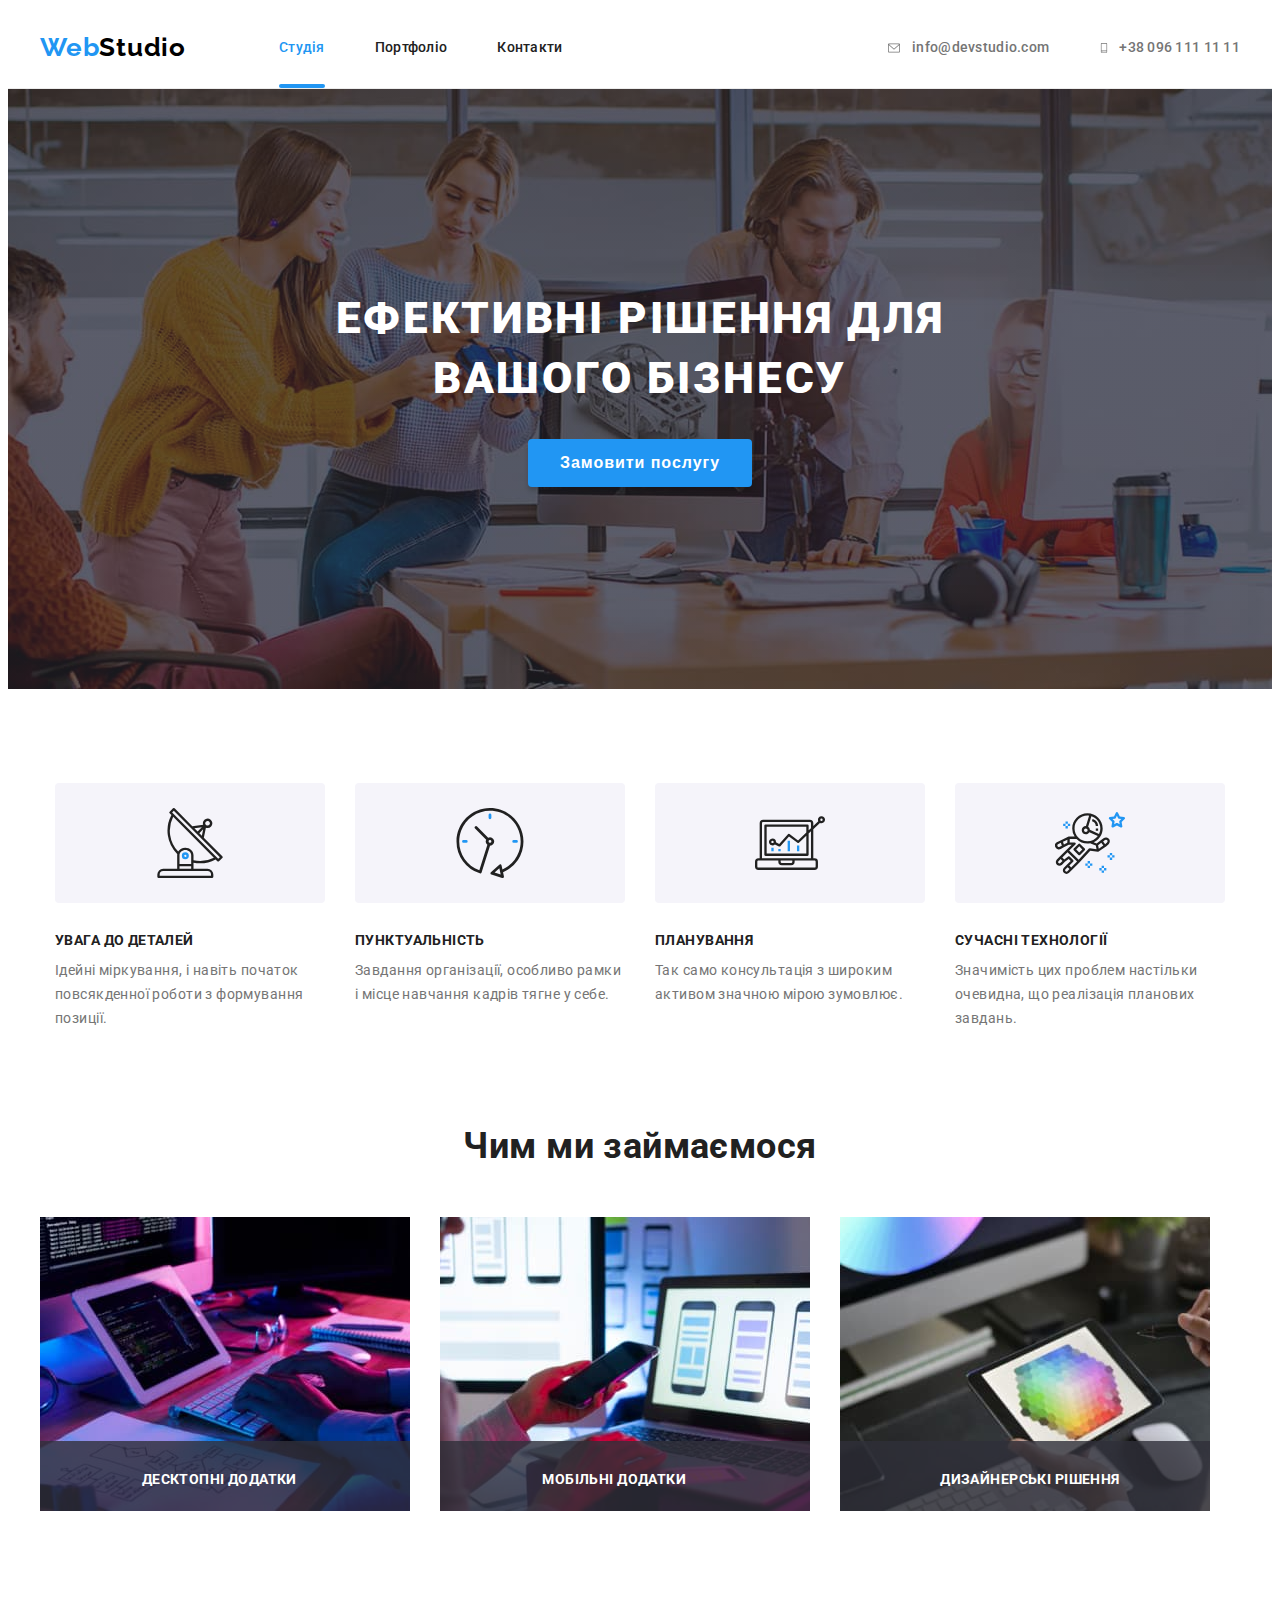
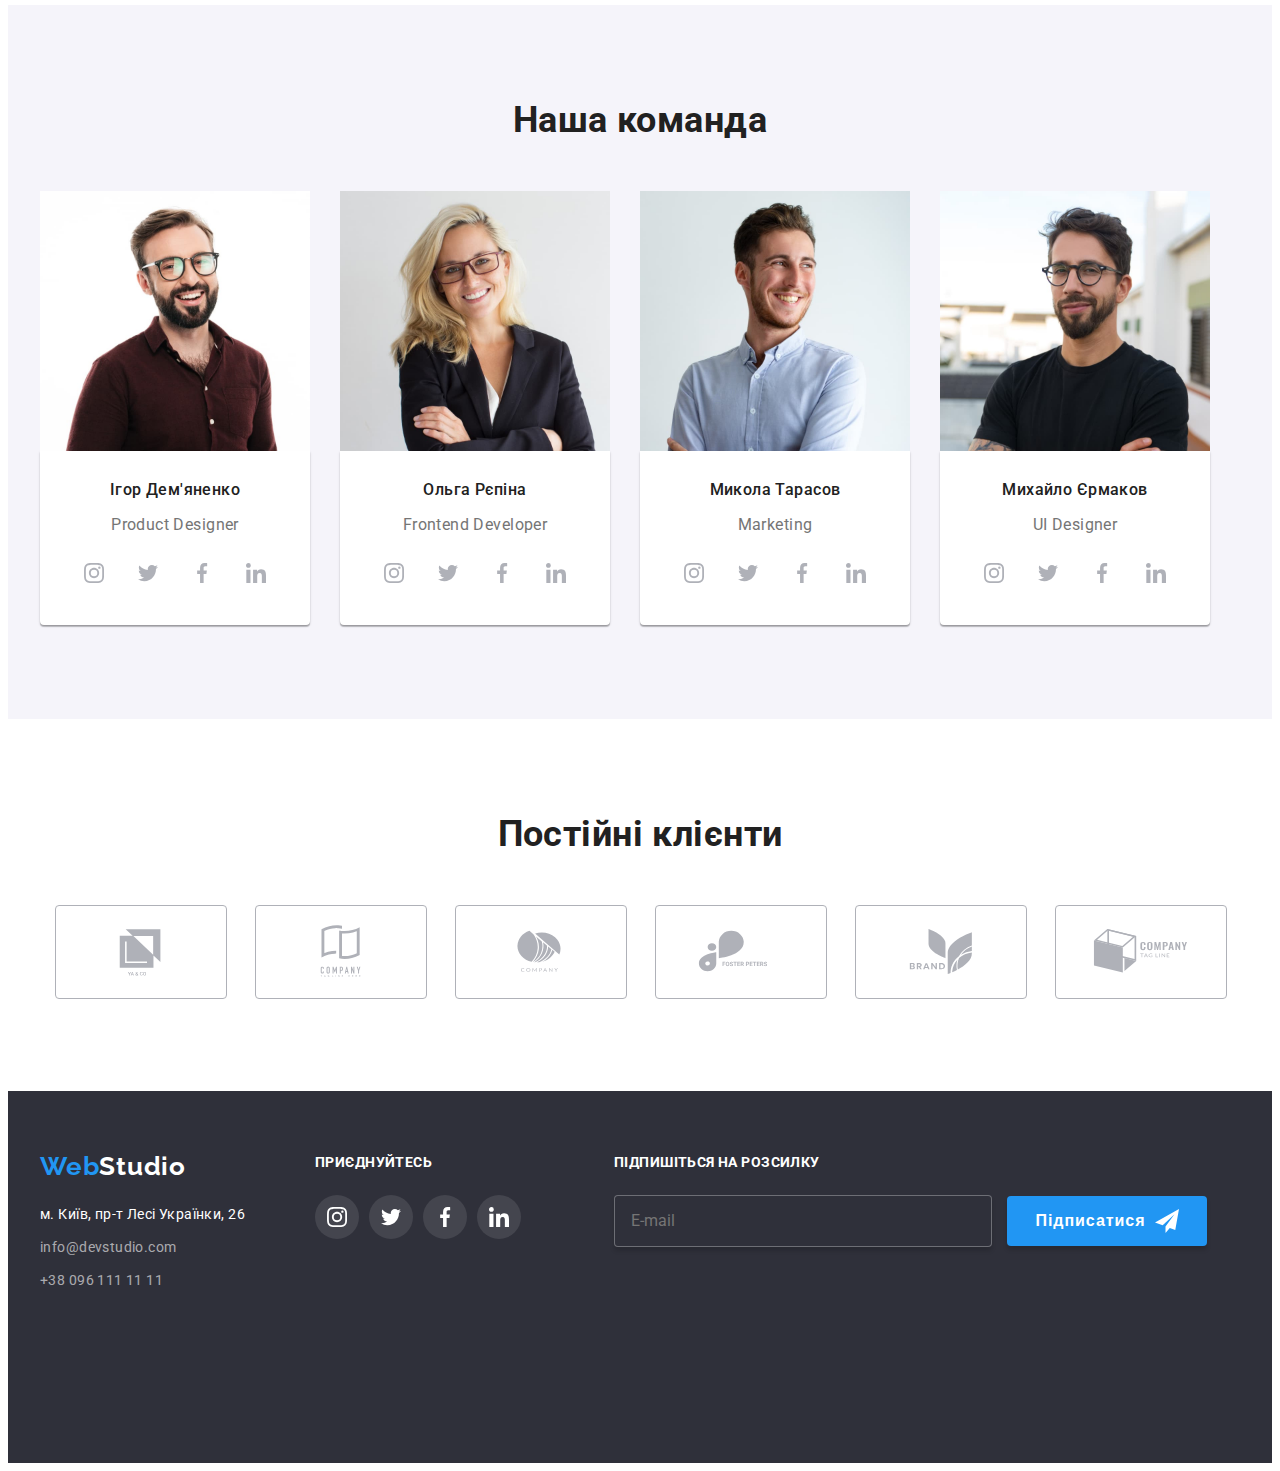
<file: index.html>
<!DOCTYPE html>
<html lang="uk">

<head>
    <meta charset="UTF-8">
    <meta http-equiv="X-UA-Compatible" content="IE=edge">
    <meta name="viewport" content="width=device-width, initial-scale=1.0">
    <title>Document</title>
    <link rel="preconnect" href="https://fonts.googleapis.com">
<link rel="preconnect" href="https://fonts.gstatic.com" crossorigin>
<link href="https://fonts.googleapis.com/css2?family=Raleway:wght@700&family=Roboto:wght@400;500;700;900&display=swap" rel="stylesheet">
 <link rel="stylesheet" href="https://cdnjs.cloudflare.com/ajax/libs/modern-normalize/1.1.0/modern-normalize.min.css" integrity="sha512-wpPYUAdjBVSE4KJnH1VR1HeZfpl1ub8YT/NKx4PuQ5NmX2tKuGu6U/JRp5y+Y8XG2tV+wKQpNHVUX03MfMFn9Q==" crossorigin="anonymous" referrerpolicy="no-referrer"/>   
<link rel="stylesheet" href="./css/styles.css"/>
</head>

<body>

    <!--Шапка сайта-->
    
    <header class="page-header">
        <div class="container main-nav">
        <nav class="main-nav">
            <a href="./index.html" class="logo">
                <span class="accent">Web</span>Studio
            </a>

            <ul class="site-nav list">
                <li class="item"> <a href="./index.html" class="link current">Студія</a></li>
                <li class="item"> <a href="./portfolio.html" class="link">Портфоліо</a></li>
                <li class="item"> <a href="#" class="link">Контакти</a></li>
            </ul>
        </nav>
        


        <ul class="auth-nav list">
            <li class="item auth-nav-item">
                <a href="mailto:info@devstudio.com" class="auth-nav-item link">
                <svg class="auth-nav-icon" width="16px" height="12px">
                <use class="icon" href="./image/icons.svg#icon-envelope"></use>
            </svg>info@devstudio.com</a></li>
            
            <li class="item auth-nav-item">
                <a href="tel:+380961111111" class="link">
                    <svg class="auth-nav-icon" width="10px" height="16px">
                    <use href="./image/icons.svg#icon-smartphone"></use>
            </svg> +38 096 111 11 11</a></li>
                
        </ul>
    </div>
    </header>


    <main>
        <!--Герой-->
        <div class="overlay">
        <section class="hero">
            <div class="container">
            <h1 class="hero-title">Ефективні рішення для вашого бізнесу</h1>
            <button data-modal-open type="button" name="button" class="hero-btn">Замовити послугу</button>
           </div>
        </section>
    </div>

        <!--Особливості роботи-->
        <section class="feature section">
        <div class="container">
             <h2 class="section-title title-hidden">Особливості</h2>
             <ul class="feature-list list">
                <li class="feature-item">
                    <div class="feature-icon">
                    <svg class="feature-link" width="70px" height="70px">
                        <use   href="./image/icons.svg#icon-antenna"></use>
                </svg> </div>
                    <h3 class="feature-title">УВАГА ДО ДЕТАЛЕЙ</h3>
                    <p class="feature-text">Ідейні міркування, і навіть початок повсякденної роботи з формування позиції.</p>
                </li>
                <li class="feature-item">
                    <div class="feature-icon">
                    <svg class="feature-link" width="70px" height="70px">
                        <use  href="./image/icons.svg#icon-clock"></use>
                </svg> </div>
                    <h3 class="feature-title">ПУНКТУАЛЬНІСТЬ</h3>
                    <p class="feature-text">Завдання організації, особливо рамки і місце навчання кадрів тягне у себе.</p>
                </li>
                <li class="feature-item">
                    <div class="feature-icon">
                    <svg class="feature-link" width="70px" height="70px">
                        <use  href="./image/icons.svg#icon-diagram"></use>
                </svg> </div>
                    <h3 class="feature-title">ПЛАНУВАННЯ</h3>
                    <p class="feature-text"> Так само консультація з широким активом значною мірою зумовлює.</p>
                </li>
                <li class="feature-item">
                    <div class="feature-icon">
                    <svg class="feature-link" width="70px" height="70px">
                        <use  href="./image/icons.svg#icon-astronaut"></use>
                </svg> </div>
                    <h3 class="feature-title">СУЧАСНІ ТЕХНОЛОГІЇ</h3>
                    <p class="feature-text">Значимість цих проблем настільки очевидна, що реалізація планових завдань.</p>
                </li>
            </ul>
         </div>
</section>

        <!--Приклади роботи-->
        <section class="work section">
            <div class="container">
                <h2 class="section-title">Чим ми займаємося</h2>
            <ul class="work-list list">
                <li class="work-item">
                    <div class="label-thumb">
                        <img class="work-img" src="./image/box-1.jpg" alt="Робоче місце" width="370"/>
                        <div class="label-actions">
                            <p class="label-text">Десктопні додатки</p>
                        </div>
                    </div>
                </li>
                <li class="work-item">
                    <div class="label-thumb">
                        <img class="work-img" src="./image/box-2.jpg" alt="Ноутбук" width="370"/>
                        <div class="label-actions">
                            <p class="label-text">Мобільні додатки</p>
                        </div>
                    </div>
                </li>
                <li class="work-item">
                    <div class="label-thumb">
                        <img class="work-img" src="./image/box-3.jpg" alt="Планшет" width="370"/>
                        <div class="label-actions">
                            <p class="label-text">Дизайнерські рішення</p>
                        </div>
                    </div>
                </li>
            </ul>
        </div>
    </section>
   

        <!--Команда-->
        <section class="team section">
        <div class="container">
                    <h2 class="section-title">Наша команда</h2>
            <ul class="team-list list">
                <li class="team-item">
                    <img class="team-img" src="./image/team-card-1.jpg" alt="Ігор Дем'яненко" width="270"/>
                    <div class="team-card">
                    <h3 class="team-title">Ігор Дем'яненко</h3>
                    <p class="team-profession">Product Designer</p>
                      <ul class="team-list-icon list">
                            <li class="team-item-icon">
                            <a href="" class="team-link link"><svg class="team-icon" width="20px" height="20px">
                                <use href="./image/icons.svg#icon-instagram"></use>
                            </svg></a></li>
                            <li class="team-item-icon">
                            <a href="" class="team-link link"><svg class="team-icon" width="20px" height="20px">
                                <use href="./image/icons.svg#icon-twitter"></use>
                            </svg></a></li>
                            <li class="team-item-icon">
                            <a href="" class="team-link link"><svg class="team-icon" width="20px" height="20px">
                                <use href="./image/icons.svg#icon-facebook"></use>
                            </svg></a></li>
                            <li class="team-item-icon">
                            <a href="" class="team-link link"><svg class="team-icon" width="20px" height="20px">
                                <use href="./image/icons.svg#icon-linkedin"></use>
                            </svg></a></li>
                    </ul>
                    
                    
                    
                </div>
                </li>
                <li class="team-item">
                    <img class="team-img" src="./image/team-card-2.jpg" alt="Ольга Рєпіна" width="270"/>
                    <div class="team-card">
                    <h3 class="team-title">Ольга Рєпіна</h3>
                    <p class="team-profession">Frontend Developer</p>
                    <ul class="team-list-icon list">
                        <li class="team-item-icon">
                        <a href="" class="team-link link"><svg class="team-icon" width="20px" height="20px">
                            <use href="./image/icons.svg#icon-instagram"></use>
                        </svg></a></li>
                        <li class="team-item-icon">
                        <a href="" class="team-link link"><svg class="team-icon" width="20px" height="20px">
                            <use href="./image/icons.svg#icon-twitter"></use>
                        </svg></a></li>
                        <li class="team-item-icon">
                        <a href="" class="team-link link"><svg class="team-icon" width="20px" height="20px">
                            <use href="./image/icons.svg#icon-facebook"></use>
                        </svg></a></li>
                        <li class="team-item-icon">
                        <a href="" class="team-link link"><svg class="team-icon" width="20px" height="20px">
                            <use href="./image/icons.svg#icon-linkedin"></use>
                        </svg></a></li>
                </ul>
                </div>
                </li>
                <li class="team-item">
                    <img class="team-img" src="./image/team-card-3.jpg" alt="Микола Тарасов" width="270"/>
                    <div class="team-card">
                    <h3 class="team-title">Микола Тарасов</h3>
                    <p class="team-profession">Marketing</p>
                    <ul class="team-list-icon list">
                        <li class="team-item-icon">
                        <a href="" class="team-link link"><svg class="team-icon" width="20px" height="20px">
                            <use href="./image/icons.svg#icon-instagram"></use>
                        </svg></a></li>
                        <li class="team-item-icon">
                        <a href="" class="team-link link"><svg class="team-icon" width="20px" height="20px">
                            <use href="./image/icons.svg#icon-twitter"></use>
                        </svg></a></li>
                        <li class="team-item-icon">
                        <a href="" class="team-link link"><svg class="team-icon" width="20px" height="20px">
                            <use href="./image/icons.svg#icon-facebook"></use>
                        </svg></a></li>
                        <li class="team-item-icon">
                        <a href="" class="team-link link"><svg class="team-icon" width="20px" height="20px">
                            <use href="./image/icons.svg#icon-linkedin"></use>
                        </svg></a></li>
                </ul>
                </div>
                </li>
                <li class="team-item">
                    <img class="team-img" src="./image/team-card-4.jpg" alt="Михайло Єрмаков" width="270"/>
                    <div class="team-card">
                    <h3 class="team-title">Михайло Єрмаков</h3>
                    <p class="team-profession">UI Designer</p>
                    <ul class="team-list-icon list">
                        <li class="team-item-icon">
                        <a href="" class="team-link link"><svg class="team-icon" width="20px" height="20px">
                            <use href="./image/icons.svg#icon-instagram"></use>
                        </svg></a></li>
                        <li class="team-item-icon">
                        <a href="" class="team-link link"><svg class="team-icon" width="20px" height="20px">
                            <use href="./image/icons.svg#icon-twitter"></use>
                        </svg></a></li>
                        <li class="team-item-icon">
                        <a href="" class="team-link link"><svg class="team-icon" width="20px" height="20px">
                            <use href="./image/icons.svg#icon-facebook"></use>
                        </svg></a></li>
                        <li class="team-item-icon">
                        <a href="" class="team-link link"><svg class="team-icon" width="20px" height="20px">
                            <use href="./image/icons.svg#icon-linkedin"></use>
                        </svg></a></li>
                </ul>
                </div>
                </li>
            </ul>
       
        </div>
    </section>


    <section class="client section">
        <div class="container">
                    <h2 class="section-title">Постійні клієнти</h2>
                    <ul class="client-list list">
                        <li class="client-item">
                        <a href="" class="client-link link"><svg class="client-icon" width="106px" height="60px">
                            <use href="./image/icons.svg#icon-Logo5"></use>
                        </svg></a></li>
                        <li class="client-item">
                            <a href="" class="client-link link"><svg class="client-icon" width="106px" height="60px">
                                <use href="./image/icons.svg#icon-Logo4"></use>
                            </svg></a></li>
                        <li class="client-item">
                                <a href="" class="client-link link"><svg class="client-icon" width="106px" height="60px">
                                    <use href="./image/icons.svg#icon-Logo3"></use>
                                </svg></a></li>
                        <li class="client-item">
                                    <a href="" class="client-link link"><svg class="client-icon" width="106px" height="60px">
                                        <use href="./image/icons.svg#icon-Logo2"></use>
                                    </svg></a></li>
                        <li class="client-item">
                                        <a href="" class="client-link link"><svg class="client-icon" width="106px" height="60px">
                                            <use href="./image/icons.svg#icon-Logo1"></use>
                                        </svg></a></li>
                                        <li class="client-item">
                                            <a href="" class="client-link link"><svg class="client-icon" width="106px" height="60px">
                                                <use href="./image/icons.svg#icon-Logo0"></use>
                                            </svg></a></li>
                </ul>
 
        </div>
    </section>


    </main>

    <!--Футер-->
<footer class="page-footer">
    <div class="footer-container container">
        <address class="adress">
            <a href="./index.html" class="logo-footer">
                <span class="accent">Web</span>Studio
            </a>
            <ul class="adress-list list">
                <li class="mail-items">
                    <a href="https://goo.gl/maps/m37v5d8VHXMpui1S7" target="_blank" rel="noopener noreferrer"
                        class="adress-map link">м. Київ,
                        пр-т Лесі Українки, 26 </a>
                </li>
                <li class="mail-items">
                    <a href="mailto:info@devstudio.com" class="mail link">info@devstudio.com </a>
                </li>
                <li class="mail-items">
                    <a href="tel:+380961111111" class="mail link">+38 096 111 11 11 </a>
                </li>
            </ul>
        </address>



        <div class="footer-icon">
            <p class="social-text">приєднуйтесь</p>
            <ul class="social-list list">
                <li class="social-item">
                    <a href="" class="social-link link">
                        <svg class="team-icon" width="20px" height="20px">
                            <use href="./image/icons.svg#icon-instagram"></use>
                        </svg></a>
                </li>
                <li class="social-item">
                    <a href="" class="social-link link">
                        <svg class="team-icon" width="20px" height="20px">
                            <use href="./image/icons.svg#icon-twitter"></use>
                        </svg></a>
                </li>
                <li class="social-item">
                    <a href="" class="social-link link">
                        <svg class="team-icon" width="20px" height="20px">
                            <use href="./image/icons.svg#icon-facebook"></use>
                        </svg></a>
                </li>
                <li class="social-item">
                    <a href="" class="social-link link">
                        <svg class="team-icon" width="20px" height="20px">
                            <use href="./image/icons.svg#icon-linkedin"></use>
                        </svg></a>
                </li>
            </ul>
        </div>

        <div class="email-input-footer">
           
            <p class="email-input-text">Підпишіться на розсилку</p>
        <form class="email-item">
            <label class="email-lable">
            <input class="email-input" type="email" name="email" placeholder="E-mail" />
            </label>
            <button  type="submit" name="button" class="email-input-btn">Підписатися <svg class="off-icon" width="24px" height="24px">
                <use href="./image/icons.svg#icon-icon-send"></use>
            </svg></button>
        </form>
    </div>


    </div>
</footer>

<!-- Backdrop -->

<div class="backdrop is-hidden" data-modal>
    <div class="modal">
        <button data-modal-close class="modal-btn" type="button">
            <svg class="off-icon" width="11px" height="11px">
                <use href="./image/icons.svg#icon-vector"></use>
            </svg></button>

            <p class="text-form">Залиште свої дані, ми вам передзвонимо</p>

        <form class="form" autocomlete="0ff">
            
            <label class="form-fild">
                <input class="form-input" tape="text" name="name"  placeholder="" />
                <span class="form-label">Ім'я</span>
            <svg class="form-icon" width="18px" height="18px">
                <use href="./image/icons.svg#icon-person"></use>
            </svg>
            </label>
          
            <label class="form-fild">
                <input class="form-input" tape="tel" name="tel"  placeholder=""  />
                <span class="form-label">Телефон</span>
                <svg class="form-icon" width="18px" height="18px">
                    <use href="./image/icons.svg#icon-phone"></use>
                </svg>
            </label>

            <label class="form-fild">
                <input class="form-input" tape="email" name="mail" placeholder="" />
                <span class="form-label">Пошта</span>
                <svg class="form-icon" width="18px" height="18px">
                    <use href="./image/icons.svg#icon-email"></use>
                </svg>
            </label>

            <label class="form-fild">
                <textarea class="form-textarea" name="comment" rows="5" placeholder="Введіть текст" ></textarea>
                <span class="laber-comment">Коментар</span>
            </label>
           
            <div class="form-chekbox"> 
            <label class="checkbox-label">
                <input class="checkbox-input" type="checkbox" type="checkbox" name="topic" 
                value="check" />
                <span class="checkbox-icon"></span>
               <span class="label-check-text">Погоджуюся з розсилкою та приймаю <a class="contract-check" href="#Умови договору">Умови договору</a></span>
            </label>
        </div>

        <div class="btn"> 
            <button type="submit" name="button" class="form-btn">Відправити</button>
</div>
</form>
        
    </div>
</div>






<script src="./js/modal.js"></script>
</body>

</html>
</file>
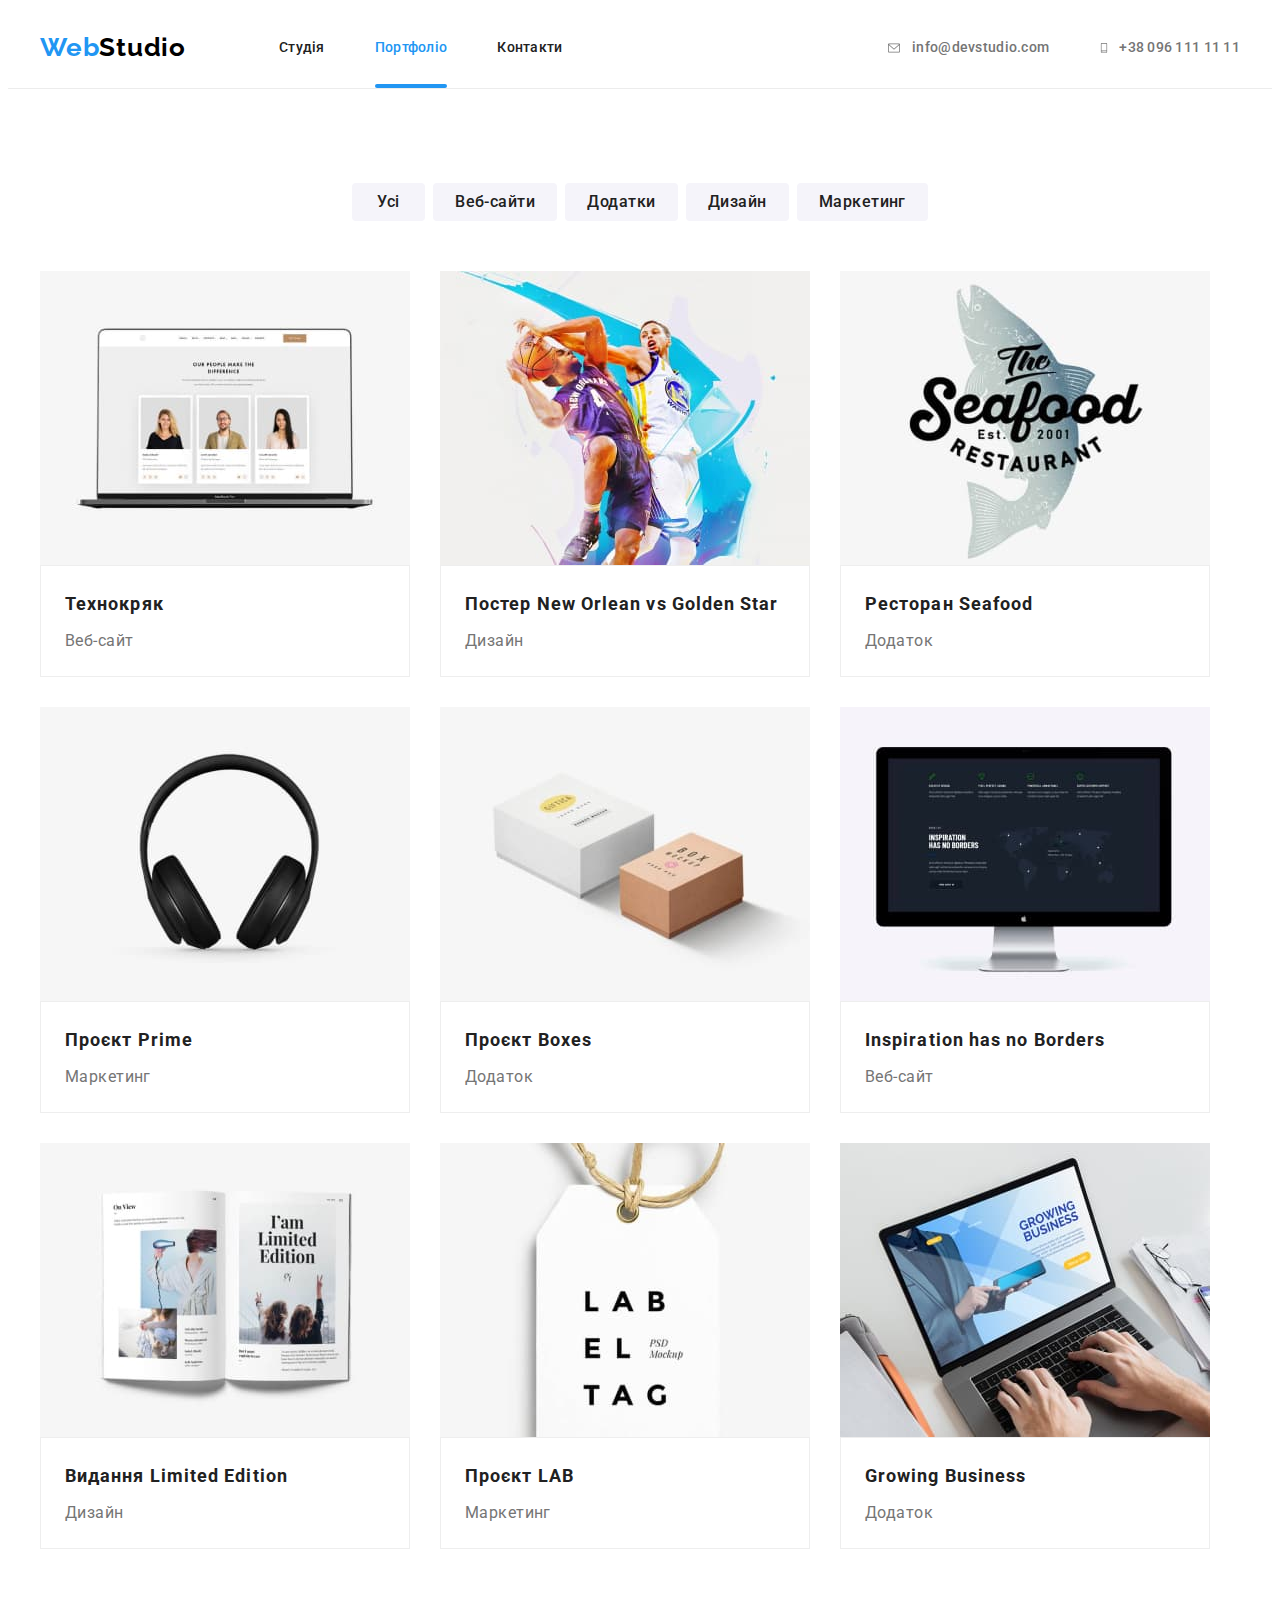
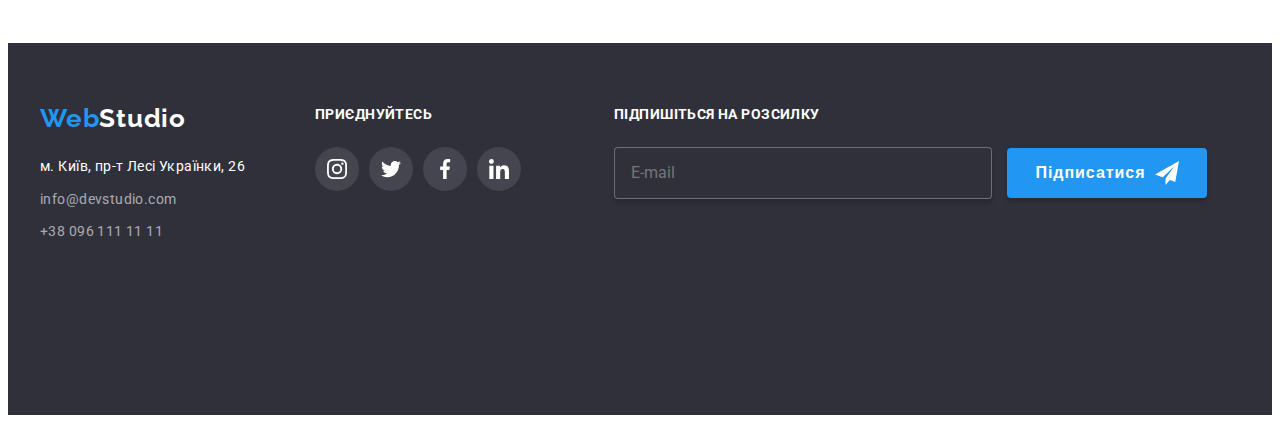
<file: portfolio.html>
<!DOCTYPE html>
<html lang="uk">
<head>
    <meta charset="UTF-8">
    <meta http-equiv="X-UA-Compatible" content="IE=edge">
    <meta name="viewport" content="width=device-width, initial-scale=1.0">
    <title>Document</title>
    <link rel="preconnect" href="https://fonts.googleapis.com">
    <link rel="preconnect" href="https://fonts.gstatic.com" crossorigin>
    <link href="https://fonts.googleapis.com/css2?family=Raleway:wght@700&family=Roboto:wght@400;500;700;900&display=swap"
    rel="stylesheet">
    <link rel="stylesheet" href="https://cdnjs.cloudflare.com/ajax/libs/modern-normalize/1.1.0/modern-normalize.min.css" integrity="sha512-wpPYUAdjBVSE4KJnH1VR1HeZfpl1ub8YT/NKx4PuQ5NmX2tKuGu6U/JRp5y+Y8XG2tV+wKQpNHVUX03MfMFn9Q==" crossorigin="anonymous" referrerpolicy="no-referrer"/>
    <link rel="stylesheet" href="./css/styles.css"/>
</head>

<body>


    <!--Шапка сайта-->
    <header class="page-header">
        <div class="container main-nav">
            <nav class="main-nav">
                <a href="./index.html" class="logo">
                    <span class="accent">Web</span>Studio
                </a>
    
                <ul class="site-nav list">
                    <li class="item"> <a href="./index.html" class="link">Студія</a></li>
                    <li class="item"> <a href="./portfolio.html" class="link current">Портфоліо</a></li>
                    <li class="item"> <a href="#" class="link">Контакти</a></li>
                </ul>
            </nav>
    
    
    
            <ul class="auth-nav list">
                <li class="item auth-nav-item">
                    <a href="mailto:info@devstudio.com" class="auth-nav-item link">
                        <svg class="auth-nav-icon" width="16px" height="12px">
                            <use class="icon" href="./image/icons.svg#icon-envelope"></use>
                        </svg>info@devstudio.com</a>
                </li>
    
                <li class="item auth-nav-item">
                    <a href="tel:+380961111111" class="link">
                        <svg class="auth-nav-icon" width="10px" height="16px">
                            <use href="./image/icons.svg#icon-smartphone"></use>
                        </svg> +38 096 111 11 11</a>
                </li>
    
            </ul>
        </div>
    </header>
 

<!--Фільтр-->
<main>
<section class="filters section">
<div class="container">
    <h1 class="hero-title title-hidden">Галерея робіт</h1>
    <ul class="filters-list list">
        <li class="filter-item"><button type="button" name="button" class="filter-btn">Усі</button></li>
        <li class="filter-item"><button type="button" name="button" class="filter-btn">Веб-сайти</button></li>
        <li class="filter-item"><button type="button" name="button" class="filter-btn">Додатки</button></li>
        <li class="filter-item"><button type="button" name="button" class="filter-btn">Дизайн</button></li>
        <li class="filter-item"><button type="button" name="button" class="filter-btn">Маркетинг</button></li>
    </ul>
</div>


   <!--Галерея-->
   
<div class="progects container">

    <ul class="progects-list list">
        <li class="progects-items">
            <a class="progect-link" href="#">
            <div class="progect-top-wrap">
           <img class="progect-img" src="./image/img1.jpg" alt="Приклад вебсайту" width="370"/>
           
               
                <p class="description-text">Ресурс пропонує комплексні пропозиції з різним рівнем функціоналу та сервісів. Все це
                    дозволить відвідувачу отримати
                    вичерпні відомості про компанію чи приватну особу.</p>
              </div>
            
                <div class="card-title">
            <h2 class="title-progect">Технокряк</h2>
            <p class="title-text">Веб-сайт</p>
        </div>
        </a>
        </li>
        <li class="progects-items">
            <a class="progect-link" href="">
            <div class="progect-top-wrap">
                <img class="progect-img"  src="./image/img2.jpg" alt="Два гравці з м'ячем" width="370"/>
            
                <p class="description-text">Ресурс пропонує комплексні пропозиції з різним рівнем функціоналу та сервісів. Все це дозволить відвідувачу отримати
                вичерпні відомості про компанію чи приватну особу.</p>
            
            </div>
            
            <div class="card-title">
            <h2 class="title-progect">Постер New Orlean vs Golden Star</h2>
            <p class="title-text">Дизайн</p>
            </div>
            </a>
        </li>
        <li class="progects-items">
            <a class="progect-link" href="">
            <div class="progect-top-wrap">
            <img class="progect-img" src="./image/img3.jpg" alt="Емблема ресторана Seafood" width="370"/>
            
                <p class="description-text">Ресурс пропонує комплексні пропозиції з різним рівнем функціоналу та сервісів. Все це
                    дозволить відвідувачу отримати
                    вичерпні відомості про компанію чи приватну особу.</p>
            </div>
            
            <div class="card-title">
            <h2 class="title-progect">Ресторан Seafood</h2>
            <p class="title-text">Додаток</p>
            </div>
            </a>
        </li>
        <li class="progects-items">
            <a class="progect-link" href="">
            <div class="progect-top-wrap">
            <img class="progect-img" src="./image/img4.jpg" alt="Навушники" width="370"/>
           
                <p class="description-text">Ресурс пропонує комплексні пропозиції з різним рівнем функціоналу та сервісів. Все це
                    дозволить відвідувачу отримати
                    вичерпні відомості про компанію чи приватну особу.</p>
            </div>
            
            <div class="card-title">
            <h2 class="title-progect">Проєкт Prime</h2>
            <p class="title-text">Маркетинг</p>
            </div>
            </a>
        </li>
        <li class="progects-items">
            <a class="progect-link" href="">    
            <div class="progect-top-wrap">                
            <img class="progect-img" src="./image/img5.jpg" alt="Дві коробки" width="370"/>
            
                <p class="description-text">Ресурс пропонує комплексні пропозиції з різним рівнем функціоналу та сервісів. Все це
                    дозволить відвідувачу отримати
                    вичерпні відомості про компанію чи приватну особу.</p>
            </div>
         
            <div class="card-title">
            <h2 class="title-progect">Проєкт Boxes</h2>
            <p class="title-text">Додаток</p>
            </div>
            </a>
        </li>
        <li class="progects-items">
            <a class="progect-link" href="">
            <div class="progect-top-wrap">
            <img class="progect-img" src="./image/img6.jpg" alt="Монітор комп'ютера" width="370"/>
            
                <p class="description-text">Ресурс пропонує комплексні пропозиції з різним рівнем функціоналу та сервісів. Все це
                    дозволить відвідувачу отримати
                    вичерпні відомості про компанію чи приватну особу.</p>
            </div>
            
            <div class="card-title">
            <h2 class="title-progect">Inspiration has no Borders</h2>
            <p class="title-text">Веб-сайт</p>
           </div>
           </a>
        </li>
        <li class="progects-items">
            <a class="progect-link" href="">
            <div class="progect-top-wrap">
            <img class="progect-img" src="./image/img7.jpg" alt="Розгорнута книжка" width="370"/>
            
                <p class="description-text">Ресурс пропонує комплексні пропозиції з різним рівнем функціоналу та сервісів. Все це
                    дозволить відвідувачу отримати
                    вичерпні відомості про компанію чи приватну особу.</p>
            </div>
            
            <div class="card-title">
            <h2 class="title-progect"> Видання Limited Edition</h2>
            <p class="title-text">Дизайн</p> 
            </div>
            </a>
        </li>
        <li class="progects-items">
            <a class="progect-link" href="">
            <div class="progect-top-wrap">
            <img class="progect-img" src="./image/img8.jpg" alt="Бірка" width="370"/>
            
                <p class="description-text">Ресурс пропонує комплексні пропозиції з різним рівнем функціоналу та сервісів. Все це
                    дозволить відвідувачу отримати
                    вичерпні відомості про компанію чи приватну особу.</p>
            </div>
            
            <div class="card-title">
            <h2 class="title-progect">Проєкт LAB</h2>
            <p class="title-text">Маркетинг</p> 
            </div>
            </a>
        </li>
        <li class="progects-items">
            <a class="progect-link" href="">
            <div class="progect-top-wrap">
            <img class="progect-img" src="./image/img9.jpg" alt="Відкритий ноутбук" width="370"/>
            
                <p class="description-text">Ресурс пропонує комплексні пропозиції з різним рівнем функціоналу та сервісів. Все це
                    дозволить відвідувачу отримати
                    вичерпні відомості про компанію чи приватну особу.</p>
            </div>
          
            <div class="card-title">
            <h2 class="title-progect">Growing Business</h2>
            <p class="title-text">Додаток</p>
             </div>
             </a>
        </li>
    </ul>
</div>
   </section>

</main>

    <!--Футер-->
    <footer class="page-footer">
        <div class="footer-container container">
            <address class="adress">
                <a href="./index.html" class="logo-footer">
                    <span class="accent">Web</span>Studio
                </a>
                <ul class="adress-list list">
                    <li class="mail-items">
                        <a href="https://goo.gl/maps/m37v5d8VHXMpui1S7" target="_blank" rel="noopener noreferrer"
                            class="adress-map link">м. Київ,
                            пр-т Лесі Українки, 26 </a>
                    </li>
                    <li class="mail-items">
                        <a href="mailto:info@devstudio.com" class="mail link">info@devstudio.com </a>
                    </li>
                    <li class="mail-items">
                        <a href="tel:+380961111111" class="mail link">+38 096 111 11 11 </a>
                    </li>
                </ul>
            </address>
    
    
    
            <div class="footer-icon">
                <p class="social-text">приєднуйтесь</p>
                <ul class="social-list list">
                    <li class="social-item">
                        <a href="" class="social-link link">
                            <svg class="team-icon" width="20px" height="20px">
                                <use href="./image/icons.svg#icon-instagram"></use>
                            </svg></a>
                    </li>
                    <li class="social-item">
                        <a href="" class="social-link link">
                            <svg class="team-icon" width="20px" height="20px">
                                <use href="./image/icons.svg#icon-twitter"></use>
                            </svg></a>
                    </li>
                    <li class="social-item">
                        <a href="" class="social-link link">
                            <svg class="team-icon" width="20px" height="20px">
                                <use href="./image/icons.svg#icon-facebook"></use>
                            </svg></a>
                    </li>
                    <li class="social-item">
                        <a href="" class="social-link link">
                            <svg class="team-icon" width="20px" height="20px">
                                <use href="./image/icons.svg#icon-linkedin"></use>
                            </svg></a>
                    </li>
                </ul>
            </div>
    
            <div class="email-input-footer">
               
                <p class="email-input-text">Підпишіться на розсилку</p>
            <form class="email-item">
                <label class="email-lable">
                <input class="email-input" type="email" name="email" placeholder="E-mail" />
                </label>
                <button  type="submit" name="button" class="email-input-btn">Підписатися <svg class="off-icon" width="24px" height="24px">
                    <use href="./image/icons.svg#icon-icon-send"></use>
                </svg></button>
            </form>
        </div>
    
    
        </div>
    </footer>

</body>
</html>
</file>
<file: css/styles.css>
:root {
    --primary-text-color: #757575;
    --title-text-color: #212121;
    --white-color: #FFFFFF;
    --accent-color: #2196F3;
    --logo-tetx-color: #000000;
}


body {
    
    color: var(--primary-text-color);
    background-color: #FFFFFF;

    font-family: Roboto, sans-serif;
    letter-spacing: 0.03em;
    font-size: 14px;
    line-height: 1.71;
}

    /* Утіліти */
    
    .list {
    padding: 0;
    margin: 0;
    list-style: none;  
}

    .container {
    margin-left: auto;
    margin-right: auto;
    width: 1200px;
    padding-right: 15px;
    padding-left: 15px;

}



   /* Page header */
   
.page-header {
   height: 80px;
   border-bottom: 1px solid #ECECEC;
}

       
    /* Logo */

.logo {
    color: var(--logo-tetx-color);
    font-family: Raleway, sans-serif;
    font-weight: 700;
    font-size: 26px;
    line-height: 1.19;
    letter-spacing: 0.03em;
    text-decoration: none;

    transition-property: color;
    transition-duration: 250ms;
    transition-timing-function: cubic-bezier(0.4, 0, 0.2, 1);
}

.logo:hover,
.logo:focus {
    color: var(--accent-color);
}

.accent {
    color: var(--accent-color);
}

    
    /* Main-nav */
.main-nav {
    display: flex;
    align-items: center;
}

.main-nav .logo {
    padding-top: 24px;
    padding-bottom: 25px;
}

.site-nav .link {
    position: relative;
}

.site-nav .link::after {
    content: "";
    position: absolute;
    bottom: 0;
    left: 0;
    width: 100%;
    height: 4px;
    border-radius: 2px;
                
    transition: color 250ms cubic-bezier(0.4, 0, 0.2, 1);
}

.site-nav .link.current::after,
.site-nav .link:hover::after,
.site-nav .link:focus::after {
    background-color: var(--accent-color);
}


    /* Site nav */

.site-nav {
    display: flex;
    margin-left: 93px;
}

.site-nav .item +.item,
.auth-nav .item +.item {
    margin-left: 50px;
} 

/*  .site-nav  .item:not(:last-child),
    .auth-nav .item:not(:last-child) {
        margin-right: 50px;
} */


.site-nav .link,
.auth-nav .link {
    display: flex;
    align-items: center;
    justify-content: center;
    padding-top: 32px;
    padding-bottom: 32px;
        
    font-weight: 500;
    font-size: 14px;
    line-height: 1.14;
    letter-spacing: 0.02em;
    text-decoration: none;

    transition-property: color;
    transition-duration: 250ms;
    transition-timing-function: cubic-bezier(0.4, 0, 0.2, 1);
}

.site-nav .link{
    color: var(--title-text-color);        
}

.site-nav .link:hover,
.auth-nav .link:hover,
.site-nav .link:focus,
.auth-nav .link:focus {
    color: var(--accent-color);
}

.site-nav .link.current {
    color: var(--accent-color);
}

   /* Auth-nav */
.auth-nav {
    display: flex;
    margin-left: auto;

    transition-property: color;
    transition-duration: 250ms;
    transition-timing-function: cubic-bezier(0.4, 0, 0.2, 1);
}

.auth-nav .link {
    color: var(--primary-text-color);
}

.auth-nav-icon {
    margin-right: 10px;
    fill: currentColor;
}

.auth-nav-item:hover .auth-nav-icon,
.auth-nav-item:focus .auth-nav-icon {
    fill:  var(--accent-color);
}

     /* Hero */
.overlay {
    max-width: 1600px;
    height: 600px;
    background-color: #C4C4C4;
    margin-left: auto;
    margin-right: auto;
    background-image: linear-gradient( to right,
        rgba(47, 48, 58, 0.5),
        rgba(47, 48, 58, 0.5)),
        url(../image/fon.jpg);
    background-repeat: no-repeat;
    background-position: center;
    background-size: cover;
}

    .hero {
    text-align: center;
    padding-top: 200px;
    padding-bottom: 200px;
}

    .hero-title {
    margin: auto;
    margin-bottom: 30px;
    width: 696px;

    color: var(--white-color);
    font-style: normal;
    font-weight: 900;
    font-size: 44px;
    line-height: 1.36;
    text-align: center;
    letter-spacing: 0.06em;
    text-transform: uppercase;
}

    .hero-btn {
    display: inline-block;

    padding: 10px 32px;
    min-width: 216px;
    text-align: center;
    border: none;
    box-shadow: 0px 4px 4px rgba(0, 0, 0, 0.15);
    border-radius: 4px;

    color: var(--white-color);
    background-color: var(--accent-color);

    font-weight: 700;
    font-size: 16px;
    line-height: 1.8;
    letter-spacing: 0.06em;
    text-decoration: none;
    cursor: pointer;

    transition-property: background-color;
    transition-duration: 250ms;
    transition-timing-function: cubic-bezier(0.4, 0, 0.2, 1);
}

.hero-btn:hover,
.hero-btn:focus,
.hero-btn:active {
    background-color: #188CE8;
}


    
    

    /* Section */

.section {
    padding-top: 94px;
    padding-bottom: 94px;
}

.section.no-padding {
    padding-top: 0;
    padding-bottom: 0;
}

.section-title {
    margin-top: 0;
    margin-bottom: 50px;

    color: var(--title-text-color); 

    font-weight: 700;
    font-size: 36px;
    line-height: 1.17;
    text-align: center;
}

.title-hidden {
    position: absolute;
    width: 1px;
    height: 1px;
    margin: -1px;
    border: 0;
    padding: 0;
    clip: rect(0 0 0 0);
    overflow: hidden;
}



    /* Feature list */
.feature-list {
    display: flex;
    justify-content: center;    
}

.feature-item {
    width: 270px;

    margin-right: 30px;
    align-items: center;
}

.feature-item:nth-child(4n) {
        margin-right: 0;
}

.feature-icon {
    width: 270px;
    height: 120px;
    border-radius: 4px;
    background-color: #F5F4FA;
    display: flex;
    align-items: center;
    justify-content: center;
}

.feature-link {
    width: 70px;
    height: 70px;
    display: flex;
    align-items: center;
    justify-content: center;
}

.feature-title {
    margin-top: 30px;
    margin-bottom: 10px;
    color: var(--title-text-color);
    font-weight: 700;
    font-size: 14px;
    line-height: 1.14;
}

.feature-text {
    margin-top: 0;
    margin-bottom: 0;
}

   /* Work-list */

.work {
    padding-top: 0;
}


.work-list {
    display: flex;
    align-items: center;
}

.work-item {
    margin-right: 30px;
    margin-bottom: 0;
}


.label-thumb {
    position: relative;
}

.label-thumb::before {
    display: inline-block;
    position: absolute;
    content: "";

    bottom: 0;
    right: 0;


    width: 100%;
    height: 70px;

    background-color: rgba(47, 48, 58, 0.8);
}

.work-img {
    display: block;
    margin-bottom: 0;
}

.label-actions {
    position: absolute;
    bottom: 6%;
    left: 30%;
    transform: translate(-6%, -30%);
    text-align: center;
}

.label-text {
    margin: 0;

    font-weight: 700;
    line-height: 1.14;
    color: var(--white-color);
    text-transform: uppercase;
}

.work-item:nth-child(3n) {
    margin-right: 0;
}

    /* Team */

.team {
background-color: #F5F4FA;
}

.team-list {
    display: flex;                 
}

.team-img {
        display: block;
        margin-bottom: 0;
}

.team-card {
    padding-top: 30px;
    padding-bottom: 30px;
    text-align: center;
    margin-top: 0;   
        
    background-color: var(--white-color);

    box-shadow: 0px 1px 3px rgba(0, 0, 0, 0.12), 0px 1px 1px rgba(0, 0, 0, 0.14), 0px 2px 1px rgba(0, 0, 0, 0.2);
    border-radius: 0px 0px 4px 4px;  
}

.team-item {
    margin-right: 30px;
    margin-top: 0; 
}

.team-item:nth-child(4n) {
    margin-right: 0;    
}

.team-title {
    margin-top: 0; 
    margin-bottom: 10; 
    
    color: var(--title-text-color);
    font-weight: 500;
    font-size: 16px;
    line-height: 1.18; 
}

.team-profession {
    margin-top: 0;
    margin-bottom: 16px;

    font-weight: 400;
    font-size: 16px;
    line-height: 1.18;
}

.team-list-icon {
    display: flex;
    justify-content: center;
    gap: 10px;
}

.team-item-icon {
    width: 44px;
    height: 44px;
}

.team-icon {
    transition-property: color;
    transition-duration: 250ms;
    transition-timing-function: cubic-bezier(0.4, 0, 0.2, 1);
}

.team-link {
    width: 100%;
    height: 100%;
    display: flex;
    border-radius: 50%;
    align-items: center;
    justify-content: center;
    border: transparent;  
    fill: #AFB1B8;

    transition-property: background-color;
    transition-duration: 250ms;
    transition-timing-function: cubic-bezier(0.4, 0, 0.2, 1);
    transform-origin: bottom;
}

.team-link:hover,
.team-link:focus {
    background-color: var(--accent-color);
}

.team-link:hover .team-icon,
.team-link:focus .team-icon {
    fill: #FFFFFF;
} 


     /* ----------Clients---------- */
.client-list  {
    display: flex;
    justify-content: center;
    gap: 30px;
}

.client-item {
    width: 170px;
    height: 92px;
}

.client-link {
    width: 100%;
    height: 100%;
    display: flex;
    border-radius: 4px;
    align-items: center;
    justify-content: center;
    border: 1px solid rgba(175, 177, 184, 1);  
    fill: #AFB1B8;

    transition-property: border;
    transition-duration: 250ms;
    transition-timing-function: cubic-bezier(0.4, 0, 0.2, 1);
}

.client-link:hover,
.client-link:focus {
    border: 1px solid var(--accent-color);
}

.client-icon {
    transition-property: fill;
    transition-duration: 250ms;
    transition-timing-function: cubic-bezier(0.4, 0, 0.2, 1);
}

.client-link:hover .client-icon,
.client-link:focus .client-icon {
    fill: var(--accent-color);
}


    /* Portfolio */

    /* Filters */

.filters-list {
    display: flex;
    justify-content: center;
}

        
.filter-item + .filter-item {
    margin-left: 8px;
}

.filter-btn {
    padding: 6px 22px;
    min-width:73px;
    border-radius: 4px;
    border: none;
    display: inline-block;
    text-decoration: none;
    text-align: center;

    margin-top: 0;
    margin-bottom: 50px;

    color: var(--title-text-color);
    background-color: #F5F4FA;
    font-family: 'Roboto';
    font-style: normal;
    font-weight: 500;
    font-size: 16px;
    line-height: 1.62;
    letter-spacing: 0.03em;
    cursor: pointer;

    transition-property: color, background-color, box-shadow;
    transition-duration: 250ms;
    transition-timing-function: cubic-bezier(0.4, 0, 0.2, 1);
}


.filter-btn:hover,
.filter-btn:focus {
    color: var(--white-color);
    background-color:  var(--accent-color);
    box-shadow: 0px 3px 1px rgba(0, 0, 0, 0.1), 0px 1px 2px rgba(0, 0, 0, 0.08), 0px 2px 2px rgba(0, 0, 0, 0.12);
}


    /* Progects */

.progects-list {
    display: flex;
    flex-wrap: wrap;
}

.progects-items {
    width: 370px;
    margin-right: 30px;
    margin-bottom: 30px;

    
}

.progects-items:nth-child(3n) {
    margin-right: 0;
}
    
.progects-items:nth-last-child(-n + 3) {
    margin-bottom: 0;
}

.progect-link {
    
    display: block;
    text-decoration: none;
    
    transition: box-shadow 250ms cubic-bezier(0.4, 0, 0.2, 1);
}

.progect-link:hover,
.progect-link:focus {
    box-shadow: 1px 4px 6px 0px rgba(0, 0, 0, 0.16),
    0px 4px 4px 0px rgba(0, 0, 0, 0.06),
    0px 1px 1px 0px rgba(0, 0, 0, 0.12);
}

.progect-link:hover .description-text,
.progect-link:focus .description-text {
    transform: translateY(0);
    
}

.progect-top-wrap {
    position: relative;
    overflow: hidden;
}

.progect-img {
    display: block;

    height: auto;
    margin: 0;
    max-width: 100%;
}

.description-text {
    position: absolute;
    top: 0;
    left: 0;
    padding: 63px 24px;
    margin: 0;
    height: 100%;

    color: var(--white-color);
    background-color: rgba(33, 150, 243, 0.9);

    font-size: 18px;
    line-height: 1.55;

    transform: translateY(100%);
    transition: transform 250ms cubic-bezier(0.4, 0, 0.2, 1);
    
}

.card-title {
    padding: 20px 24px;
    border: 1px solid #EEEEEE;
}

    
.title-progect {
    margin-top: 0;
    margin-bottom: 4px;

    color: var(--title-text-color);
    font-weight: 700;
    font-size: 18px;
    line-height: 2;
    letter-spacing: 0.06em;
    color: var(--title-text-color);
}
    
.title-text {
    margin-top: 0;
    margin-bottom: 0;

    color: var(--primary-text-color);
    font-size: 16px;
    line-height: 1.87;
}
    
a {
    text-decoration: none;
}

    /* Футер */

.page-footer {
    height: 252px;
    padding-top: 60px;
    padding-bottom: 60px;

    color: var(--white-color);
    background: #2F303A;
    text-decoration: none;
}

.footer-container {
    display: flex;
}

.adress {
    display: block;
}

.logo-footer {
    font-family: 'Raleway';
    font-weight: 700;
    font-size: 26px;
    line-height: 1.19;
    letter-spacing: 0.03em;
    color: #FFFFFF;

    transition-property: color;
    transition-duration: 250ms;
    transition-timing-function: cubic-bezier(0.4, 0, 0.2, 1);
}

.logo-footer:hover,
.logo-footer:focus {
    color: var(--accent-color);
}

.footer-section {
    display: flex;
    align-items: center;
}

.adress {
    font-style: normal;
}

.adress-list {
    display: block;
    margin-top: 20px;
    padding-bottom: 60px;
}

.mail-items{
    margin-bottom: 9px;
}   

.mail-items:last-child {
    margin-bottom: 0;
}


.adress-map {
    color: var(--hero-text-color);
    text-decoration: none;

    transition-property: color;
    transition-duration: 250ms;
    transition-timing-function: cubic-bezier(0.4, 0, 0.2, 1);
}

.adress-map:hover,
.adress-map:focus {
    color: var(--accent-color);
}

.mail {
    text-decoration: none;
    color: rgba(255, 255, 255, 0.6);

    transition-property: color;
    transition-duration: 250ms;
    transition-timing-function: cubic-bezier(0.4, 0, 0.2, 1);
}
    
.mail:hover,
.mail:focus  {
    color: var(--accent-color);
}

    /* -----Social-list------ */

.footer-icon {
    display: block;
    margin-left: 70px;
}
        
.social-text {
    margin: 0;

    font-weight: 700;
    text-transform: uppercase;
}

.social-list {
    display: flex;
    padding-bottom: 100px;
    margin-top: 20px;
    gap: 10px;
}

.social-item {
    width: 44px;
    height: 44px;
}

.social-link {
    width: 100%;
    height: 100%;
    display: flex;
    border-radius: 50%;
    align-items: center;
    justify-content: center;
    border: transparent;
    background-color: rgba(255, 255, 255, 0.1);
    fill: var(--white-color);

    transition-property: background-color;
    transition-duration: 250ms;
    transition-timing-function: cubic-bezier(0.4, 0, 0.2, 1);
}

.social-link:hover,
.social-link:focus {
    background-color: var(--accent-color);
}


.team-icon {
    transition-property: color;
    transition-duration: 250ms;
    transition-timing-function: cubic-bezier(0.4, 0, 0.2, 1);
}

.team-link:hover .team-icon,
.team-link:focus .team-icon {
    fill: #FFFFFF;
}


/* ----------E-mail input------------ */

.email-input-footer {
    display: block;
    margin-left: 93px;
}


.email-input-text {
margin: 0;
font-weight: 700;
text-transform: uppercase;
}

.email-item {
    margin: 0;
}


.email-input {
    width: 358px;
    padding-left: 16px;
    padding-top: 15px;
    padding-bottom: 15px;
    border-radius: 4px;
    margin-top: 20px;

    border: 1px solid rgba(255, 255, 255, 0.3);
    box-shadow: 0px 4px 4px 0px rgba(0, 0, 0, 0.15);
    background-color: #2F303A;
    color: rgba(255, 255, 255, 0.6);

    font-family: Roboto, sans-serif;
    font-size: 16px;
    line-height: 1.25;
}

.email-input-btn {
    position: relative;
    display: inline-flex;
    align-items: center;
    justify-content: center;
    gap: 10px;

    width: 200px;
    height: 50px;
    margin-left: 12px;
    text-align: center;

        border: none;
        box-shadow: 0px 4px 4px rgba(0, 0, 0, 0.15);
        border-radius: 4px;
        color: var(--white-color);
        background-color: var(--accent-color);
    
        font-weight: 700;
        font-size: 16px;
        line-height: 1.87;
        letter-spacing: 0.06em;
        text-decoration: none;
        cursor: pointer;
}



 /* ---------Модальне вікно-----  */

.backdrop {
    position: fixed;
    top: 0;
    left: 0;
    display: flex;
    justify-content: center;
    align-items: center;

    width: 100%;
    height: 100%;
    

    background-color: rgba(0, 0, 0, 0.2);

    opacity: 1;
    transition-property: opacity;
    transition-duration: 250ms;
    transition-timing-function: cubic-bezier(0.4, 0, 0.2, 1);
}

.backdrop.is-hidden {
    opacity: 0;
    pointer-events: none;
    visibility: hidden;
}

.backdrop.is-hidden .modal {
    transform: translate(-50%, -50%) scale(0.5);
}

.modal {
    position: absolute;
    top: 50%;
    left: 50%;

    width: 528px;
    height: 581px;
    border-radius: 4px;
    padding: 40px;
    cursor: pointer;

    background-color: var(--white-color);
    box-shadow: 0px 2px 1px 0px rgba(0, 0, 0, 0.2),
    0px 1px 1px 0px rgba(0, 0, 0, 0.14),
    0px 1px 3px 0px rgba(0, 0, 0, 0.12);

    transform: translate(-50%, -50%) scale(1);
    transition: transform 250ms cubic-bezier(0.4, 0, 0.2, 1);
}

.modal-btn {
    position: absolute;
    width: 30px;
    height: 30px;

    display: flex;
    justify-content: center;
    align-items: center;
    margin-left: auto;
    top: 8px;
    right: 8px;
    border-radius: 50%;
    cursor: pointer;

    border: 1px solid rgba(0, 0, 0, 0.1);
    background-color: var(--white-color);

    transition: fill 250ms cubic-bezier(0.4, 0, 0.2, 1);
}

.modal-btn:hover,
 .modal-btn:focus{
    fill: var(--accent-color);
 }

.text-form {
    display: block;
   
    text-align: center;

    margin-top: auto;
    margin-left: auto;
    margin-bottom:  30px;
  

    font-weight: 700;
    font-size: 20px;
    line-height: 1.15;
    color: var(--title-text-color);
}




.form {
    
    width: 448px;
    margin-left: auto;
    margin-right: auto;
    
    
    
}

.form-fild {
position: relative;
display: block;
margin-bottom: 28px;
cursor: pointer;


}

.form-fild:nth-child(4n) {
    margin-bottom: 0;
}




.form-label {
position: absolute;
top: 90%;
left: 0;
display: flex;
flex-direction: column;

letter-spacing: 0.01em;
font-size: 12px;
line-height: 1.16;

transform: translateY(-50%);
}

.form-input {

    width: 100%;
    margin: 0;
    padding: 11px 12px;
    padding-left: 42px;
    font-family: inherit;
    border: 1px solid rgba(33, 33, 33, 0.2);
    border-radius: 4px;

    transition: border 250ms cubic-bezier(0.4, 0, 0.2, 1);
    cursor: pointer;
}

.form-input:focus,
.form-input:hover {
    border: 1px solid var(--accent-color);

}

.form-fild > .form-label {
    transform: translateY(-50px);
}

.form-icon {
    position: absolute;
    top: 50%;
    left: 12px;
    
    width: 18px;
    height: 18px;
    display: inline-block;

transform: translateY(-50%);
transition: fill 250ms cubic-bezier(0.4, 0, 0.2, 1);
}

.form-fild:focus-within > .form-icon,
.form-fild:hover > .form-icon  {
    fill: var(--accent-color); 
    
}



 textarea {
     resize: none;
 }

 .form-textarea {
     width: 100%;
     margin: 0;
     padding: 12px 16px;

     font-family: inherit;
     cursor: pointer;

     border: 1px solid rgba(33, 33, 33, 0.2);
     border-radius: 4px;
     transition: border 250ms cubic-bezier(0.4, 0, 0.2, 1);
 }

 .form-textarea:focus,
 .form-textarea:hover {
    border: 1px solid var(--accent-color);

}


 .laber-comment {
     position: absolute;
     top: -10%;
     left: 0;
     transform: translateY(-50%);

     letter-spacing: 0.01em;
     font-size: 12px;
     line-height: 1.16;
 }


.form-chekbox {
    position: relative;
    margin-top: 15px;
    
}

.checkbox-label {
    display: flex;
    align-items: center;
    justify-content: center;

  
  
}

.checkbox-input {
    position: absolute;
    width: 1px;
    height: 1px;
    margin: -1px;
    border: 0;
    padding: 0;
    clip: rect(0 0 0 0);
    overflow: hidden;
}



.checkbox-icon {
    display: inline-block;
    width: 16px;
    height: 15px;
    margin-right: 7px;
   

    border: 2px solid var(--title-text-color);
    border-radius: 2px; 
   
}

.contract-check {


    color: var(--accent-color);
    text-decoration: underline;

}

.checkbox-input:checked + .checkbox-icon {
border-color: var(--accent-color);
background-color: var(--accent-color);
background-image: url(../image/full-check.svg);
background-size: cover;

}

.label-text {
transition: transform 250ms cubic-bezier(0.4, 0, 0.2, 1);
} 

.checkbox-input:checked ~ .label-text {
transform: translateX(-20px);
}

.btn {
display: flex;
    flex-direction: column;
    align-items: center;
    justify-content: center;
margin-top: 34px;
}

.form-btn {
    padding: 10px 52px;
    text-align: center;
    border: none;
    box-shadow: 0px 4px 4px rgba(0, 0, 0, 0.15);
    border-radius: 4px;
    color: var(--white-color);
    background-color: var(--accent-color);
    box-shadow: 0px 4px 4px 0px rgba(0, 0, 0, 0.15);
    

    font-weight: 700;
    font-size: 16px;
    line-height: 1.87;
    letter-spacing: 0.06em;
    text-decoration: none;
    cursor: pointer;
    }

    .form-btn:hover,
    .form-btn:focus {
        background-color: #188CE8;    
    }
</file>
